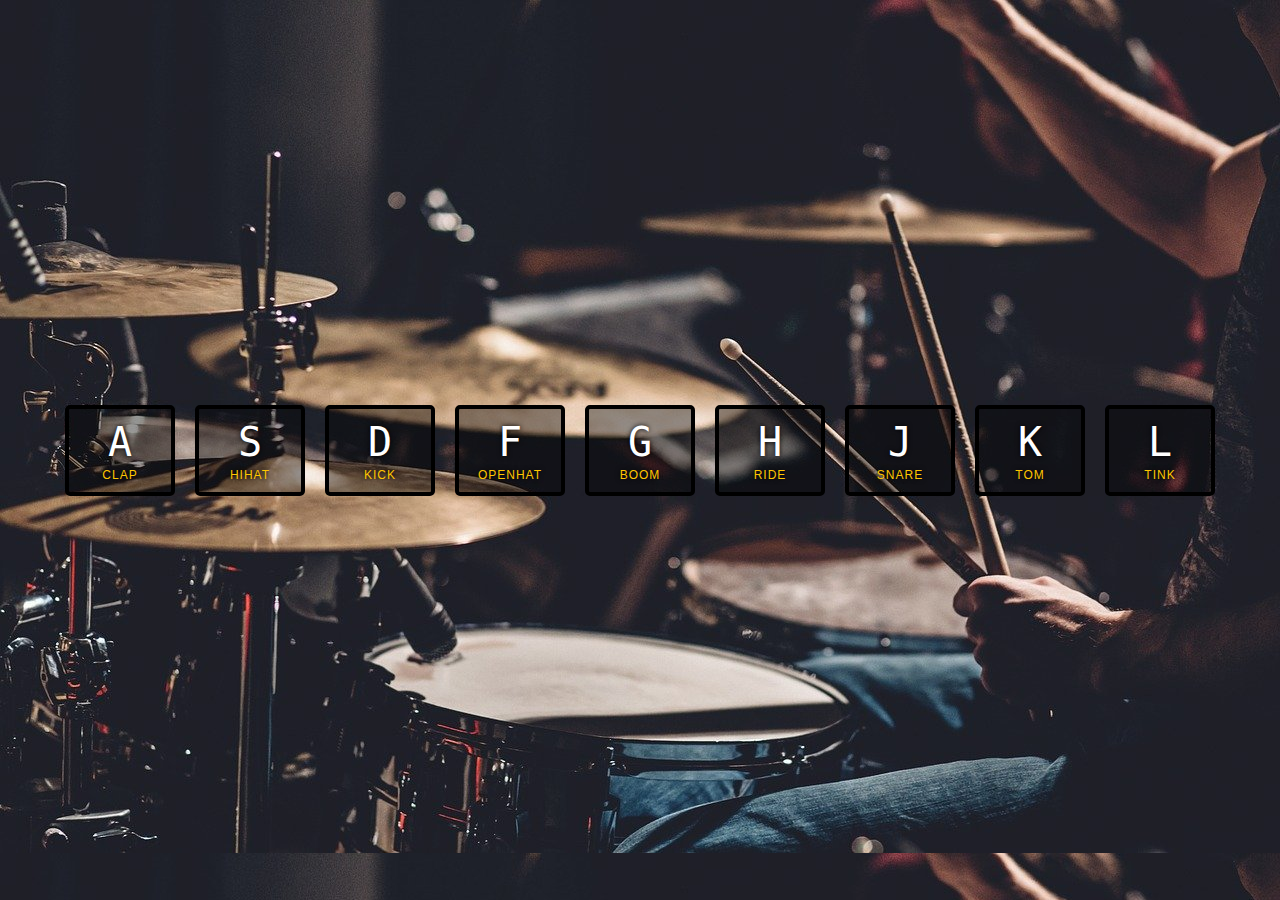
<file: 01-Drum_JS/index.html>
<!DOCTYPE html>
<html lang="en">
<head>
    <meta charset="UTF-8">
    <meta http-equiv="X-UA-Compatible" content="IE=edge">
    <meta name="viewport" content="width=device-width, initial-scale=1.0">
    <title>.: Drum JavaScript :.</title>
    <link rel="stylesheet" href="style.css">
</head>
<body>
    
   <div class="keys">

       <div data-key="65" class="key">
         <kbd>A</kbd>
         <span class="sound">CLAP</span>
        </div>

        <div data-key="83" class="key">
            <kbd>S</kbd>
            <span class="sound">HIHAT</span>
         </div>

         <div data-key="68" class="key">
            <kbd>D</kbd>
            <span class="sound">KICK</span>
         </div>

         <div data-key="70" class="key">
            <kbd>F</kbd>
            <span class="sound">OPENHAT</span>
         </div>

         <div data-key="71" class="key">
            <kbd>G</kbd>
            <span class="sound">BOOM</span>
         </div>

         <div data-key="72" class="key">
            <kbd>H</kbd>
            <span class="sound">RIDE</span>
         </div>

         <div data-key="74" class="key">
            <kbd>J</kbd>
            <span class="sound">SNARE</span>
         </div>

         <div data-key="75" class="key">
            <kbd>K</kbd>
            <span class="sound">TOM</span>
         </div>

         <div data-key="76" class="key">
            <kbd>L</kbd>
            <span class="sound">TINK</span>
      </div>
      
   </div>

   <audio data-key="65" src="sounds/clap.wav"></audio>
   <audio data-key="83" src="sounds/hihat.wav"></audio>
   <audio data-key="68" src="sounds/kick.wav"></audio>
   <audio data-key="70" src="sounds/openhat.wav"></audio>
   <audio data-key="71" src="sounds/boom.wav"></audio>
   <audio data-key="72" src="sounds/ride.wav"></audio>
   <audio data-key="74" src="sounds/snare.wav"></audio>
   <audio data-key="75" src="sounds/tom.wav"></audio>
   <audio data-key="76" src="sounds/tink.wav"></audio>


    <script src="drumScript.js"></script>
</body>
</html>
</file>
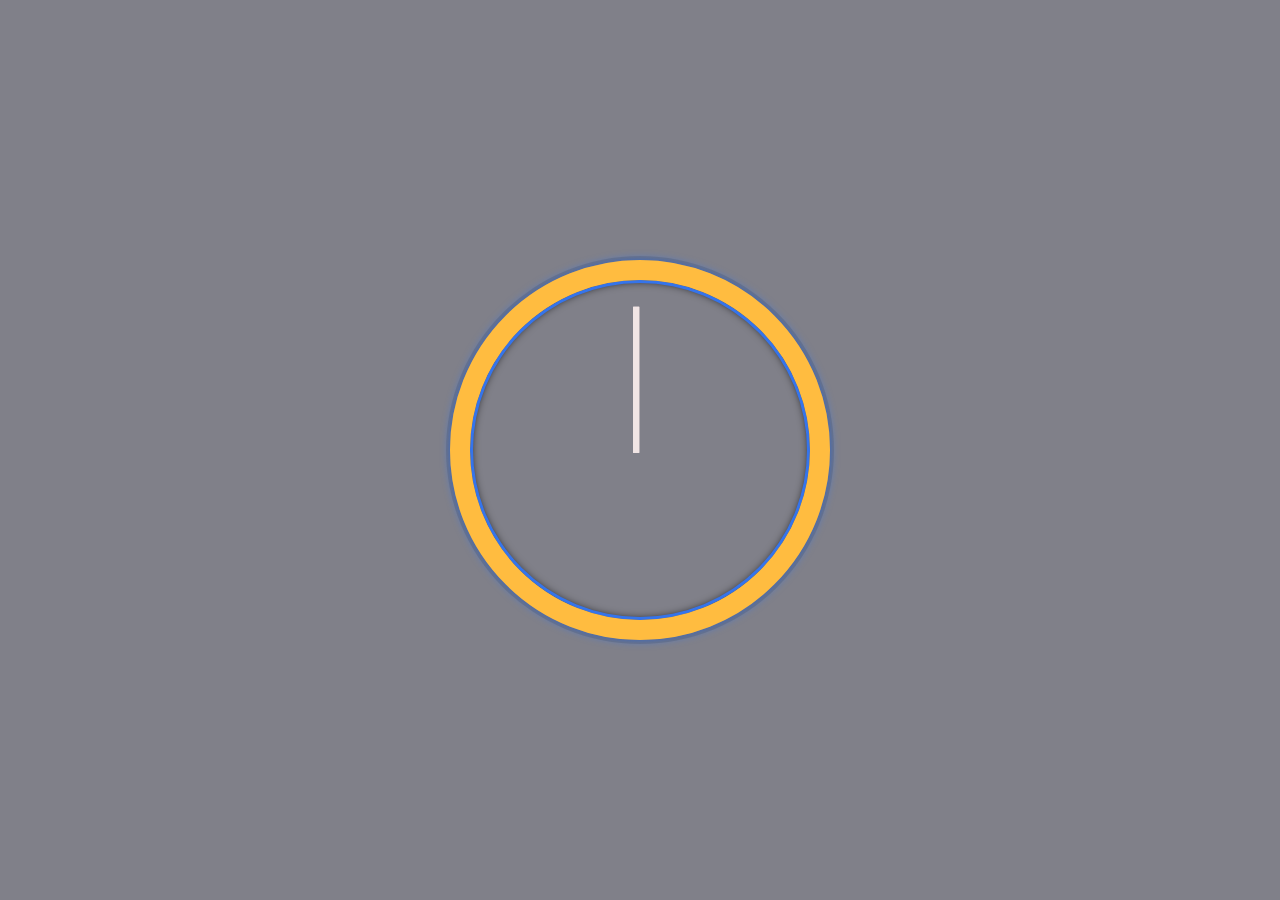
<file: 02-Clock_JS/index.html>
<!DOCTYPE html>
<html lang="en">
<head>
    <meta charset="UTF-8">
    <meta name="viewport" content="width=device-width, initial-scale=1.0">
    <title>.: Clock JS :.</title>
    <link rel="stylesheet" href="style.css" />
</head>
<body>

    <div class="clock">
      <div class="clock-face"></div>
        <div class="hand hour-hand"></div>
        <div class="hand min-hand"></div>
        <div class="hand second-hand"></div> 

    </div>
    
</body>

<script src="clock.js"></script>
</html>
</file>
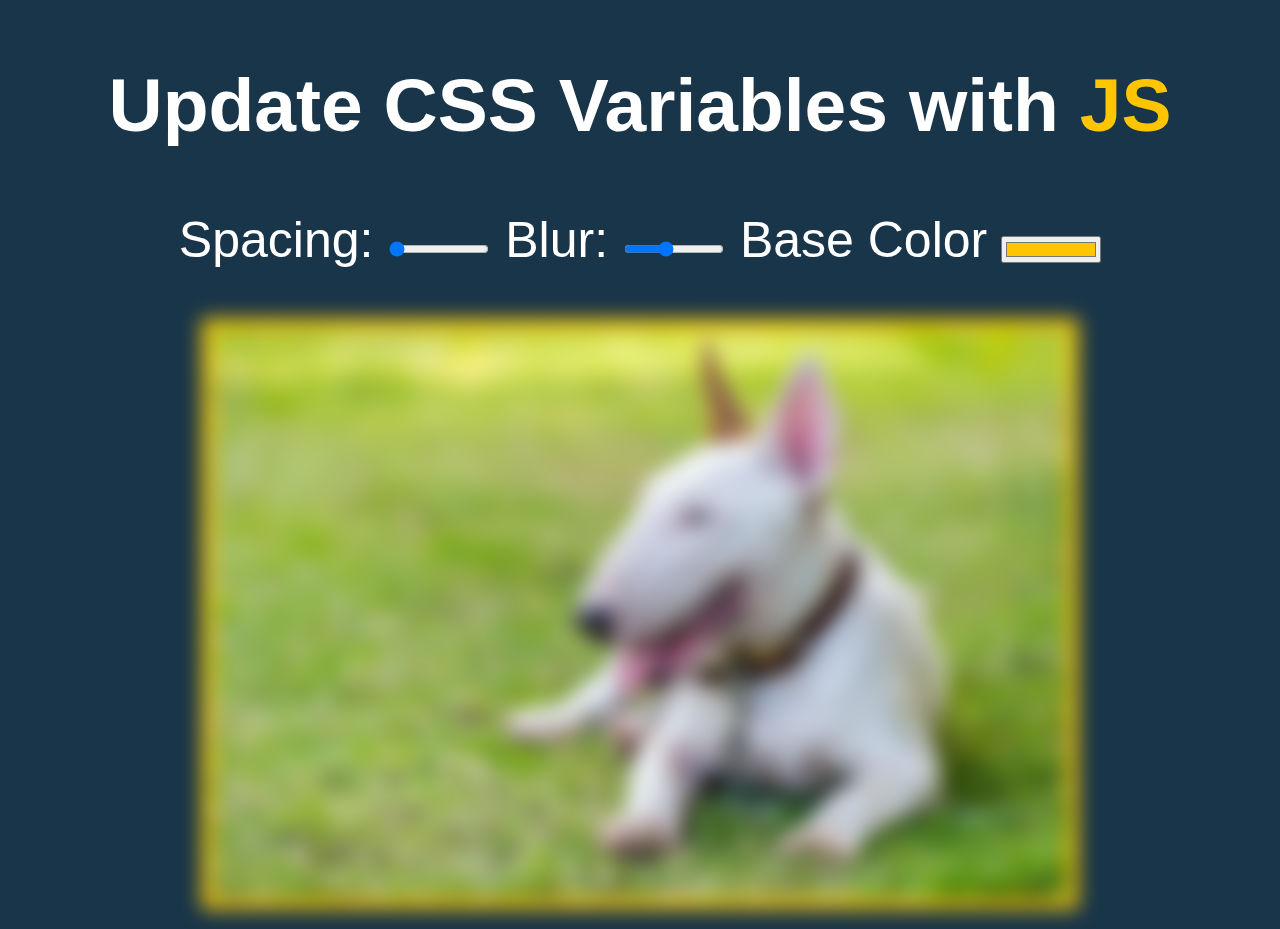
<file: 03-CSS_Variables/index.html>
<!DOCTYPE html>
<html lang="en">
<head>
    <meta charset="UTF-8">
    <title>UPDATE CSS Variables with JS</title>
    <link rel="stylesheet" href="style.css" />

</head>
<body>
    <h2>Update CSS Variables with <span class='hl'>JS</span></h2>

  <div class="controls">
    <label for="spacing">Spacing:</label>
    <input id="spacing" type="range" name="spacing" min="10" max="200" value="10" data-sizing="px">

    <label for="blur">Blur:</label>
    <input id="blur" type="range" name="blur" min="0" max="25" value="10" data-sizing="px">

    <label for="base">Base Color</label>
    <input id="base" type="color" name="base" value="#ffc600">
  </div>

     <img src="./image/bull.jpg">  
</body>


   <script src="variables.js" ></script>
</html>
</file>
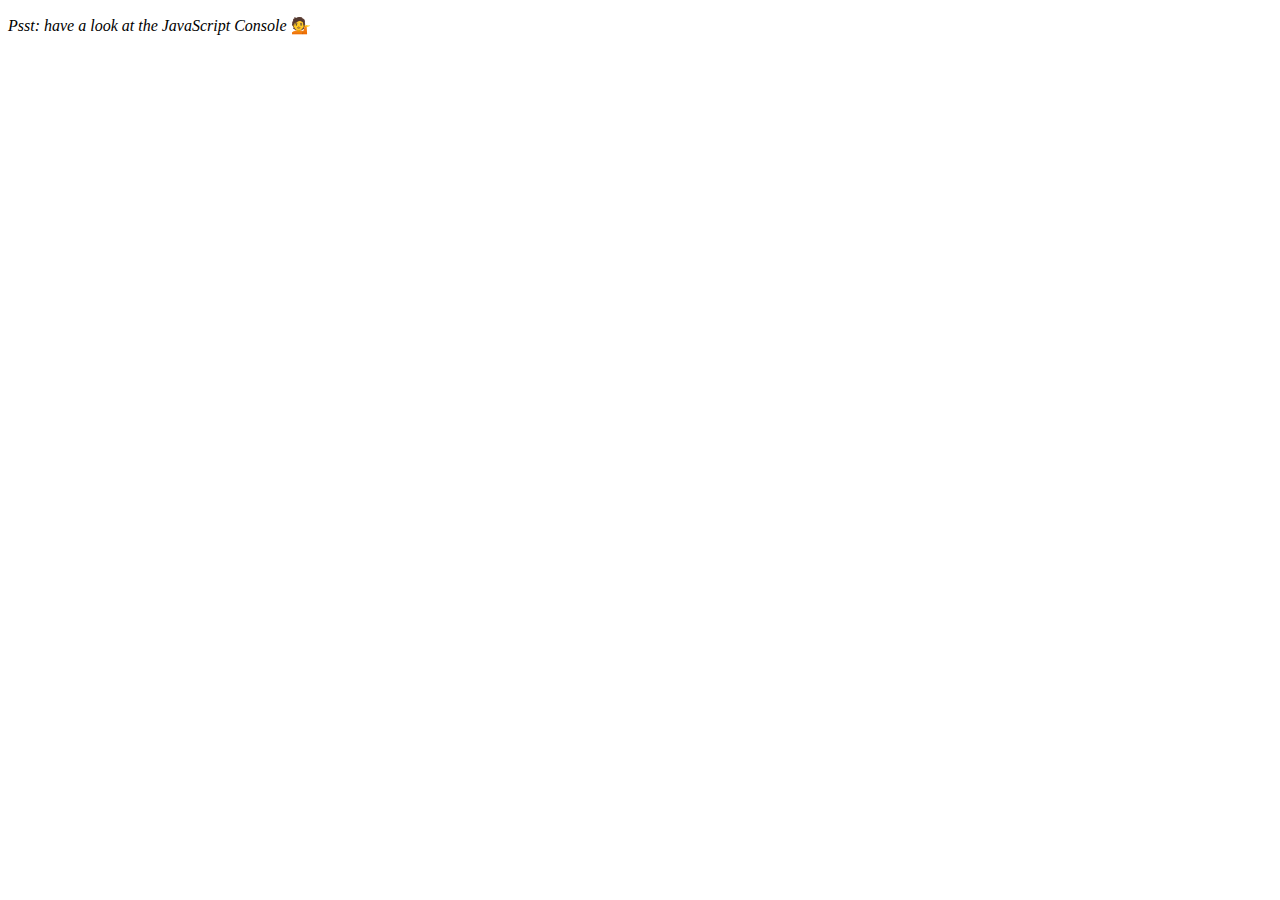
<file: 04-Array_cardio_day_1/index.html>
<!DOCTYPE html>
<html lang="en">
<head>
  <meta charset="UTF-8">
  <title>Array Cardio 💪</title>
</head>
<body>
  <p><em>Psst: have a look at the JavaScript Console</em> 💁</p>
  
  
  <script>
    // Get your shorts on - this is an array workout!
    // ## Array Cardio Day 1

    // Some data we can work with

    const inventors = [
      { first: 'Albert', last: 'Einstein', year: 1879, passed: 1955 },
      { first: 'Isaac', last: 'Newton', year: 1643, passed: 1727 },
      { first: 'Galileo', last: 'Galilei', year: 1564, passed: 1642 },
      { first: 'Marie', last: 'Curie', year: 1867, passed: 1934 },
      { first: 'Johannes', last: 'Kepler', year: 1571, passed: 1630 },
      { first: 'Nicolaus', last: 'Copernicus', year: 1473, passed: 1543 },
      { first: 'Max', last: 'Planck', year: 1858, passed: 1947 },
      { first: 'Katherine', last: 'Blodgett', year: 1898, passed: 1979 },
      { first: 'Ada', last: 'Lovelace', year: 1815, passed: 1852 },
      { first: 'Sarah E.', last: 'Goode', year: 1855, passed: 1905 },
      { first: 'Lise', last: 'Meitner', year: 1878, passed: 1968 },
      { first: 'Hanna', last: 'Hammarström', year: 1829, passed: 1909 }
    ];

    const people = [
      'Bernhard, Sandra', 'Bethea, Erin', 'Becker, Carl', 'Bentsen, Lloyd', 'Beckett, Samuel', 'Blake, William', 'Berger, Ric', 'Beddoes, Mick', 'Beethoven, Ludwig',
      'Belloc, Hilaire', 'Begin, Menachem', 'Bellow, Saul', 'Benchley, Robert', 'Blair, Robert', 'Benenson, Peter', 'Benjamin, Walter', 'Berlin, Irving',
      'Benn, Tony', 'Benson, Leana', 'Bent, Silas', 'Berle, Milton', 'Berry, Halle', 'Biko, Steve', 'Beck, Glenn', 'Bergman, Ingmar', 'Black, Elk', 'Berio, Luciano',
      'Berne, Eric', 'Berra, Yogi', 'Berry, Wendell', 'Bevan, Aneurin', 'Ben-Gurion, David', 'Bevel, Ken', 'Biden, Joseph', 'Bennington, Chester', 'Bierce, Ambrose',
      'Billings, Josh', 'Birrell, Augustine', 'Blair, Tony', 'Beecher, Henry', 'Biondo, Frank'
    ];
    
    // Array.prototype.filter()
    // 1. Filter the list of inventors for those who were born in the 1500's
    
    const dados = inventors.filter( inventor =>  (inventor.year >= 1500 & inventor.year < 1599))
     console.table(dados)

    //    const dados = inventors.filter(inventor => {
    //    if (inventor.year > 1500 && inventor.year < 1599) {
    //      return true
    //    }
    //  })

    //  console.table(dados)
    /*--------------------------------------------------------------------------*/
      

    // Array.prototype.map()
    // 2. Give us an array of the inventor first and last names
     
     const fullNames = inventors.map(inventor => `${inventor.first} ${inventor.last}`);
     console.table(fullNames);
   /*--------------------------------------------------------------------------*/


    // Array.prototype.sort()
    // 3. Sort the inventors by birthdate, oldest to youngest
     
  //  const ordered = inventors.sort(function(a, b) {
  //    if (a.year > b.year) {
  //      return 1
  //    }else {
  //      return -1
  //     }
  //    });
  //     console.table(ordered);
    
 const ordered = inventors.sort((a, b) => a.year > b.year ? 1 : -1);
 console.table(ordered);
 /*--------------------------------------------------------------------------*/


    // Array.prototype.reduce()
    // 4. How many years did all the inventors live?
  const totalYears = inventors.reduce((total, inventor) => {
    return total + (inventor.passed - inventor.year);
  }, 0);
   console.log(totalYears);

  /*--------------------------------------------------------------------------*/ 
   
    // 5. Sort the inventors by years lived
       const oldest = inventors.sort(function(a, b) {
         const lastGuy = a.passed - a.year;
         const nextGuy = b.passed - b.year;
         return lastGuy > nextGuy ? -1 : 1;
       });
       console.table(oldest);
  /*--------------------------------------------------------------------------*/
    


     
    // 6. create a list of Boulevards in Paris that contain 'de' anywhere in the name
    // https://en.wikipedia.org/wiki/Category:Boulevards_in_Paris
        const category = document.querySelector('mw-category');
        const links = Array.from(category.querySelectorAll('a'));
        const de = links
                   .map(link => link.textContent)
                   .filter(streetName => streetName.includes('de'));
    

/*--------------------------------------------------------------------------*/


    // 7. sort Exercise
    // Sort the people alphabetically by last name
    const alpha = people.sort((lastOne, nextOne) => {
      const [aLast, aFirst] = lastOne.split(', ');
      const [bLast, bFirst] = nextOne.split(', ');
      return aLast > bLast ? 1 : -1;
    });
    console.log(alpha);

  
   
 /*

    // 8. Reduce Exercise
    // Sum up the instances of each of these
    const data = ['car', 'car', 'truck', 'truck', 'bike', 'walk', 'car', 'van', 'bike', 'walk', 'car', 'van', 'car', 'truck', 'pogostick'];

    const transportation = data.reduce(function(obj, item) {
      if (!obj[item]) {
        obj[item] = 0;
      }
      obj[item]++;
      return obj;
    }, {});

    console.log(transportation);   
    */

  </script>
</body>
</html>
</file>
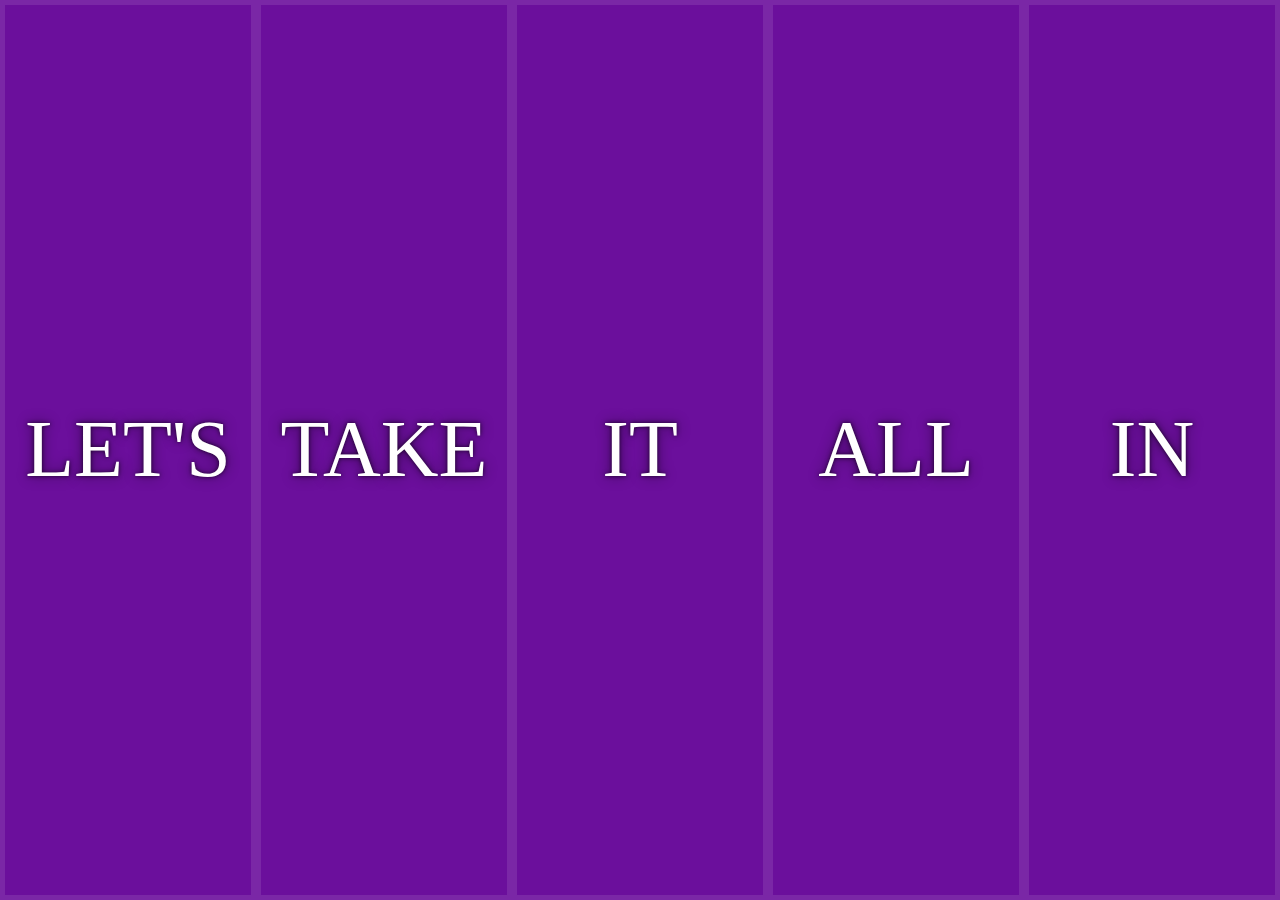
<file: 05_Flex_Panel_Galery/index.html>
<!DOCTYPE html>
<html lang="en">

<head>
  <meta charset="UTF-8">

  <title>Document</title>
  <link rel="stylesheet" href="style.css"/>
</head>

<body>
  <div class="panels">
    <div class="panel panel1">
      <p>Hey</p>
      <p>Let's</p>
      <p>Dance</p>
    </div>
    <div class="panel panel2">
      <p>Give</p>
      <p>Take</p>
      <p>Receive</p>
    </div>
    <div class="panel panel3">
      <p>Experience</p>
      <p>It</p>
      <p>Today</p>
    </div>
    <div class="panel panel4">
      <p>Give</p>
      <p>All</p>
      <p>You can</p>
    </div>
    <div class="panel panel5">
      <p>Life</p>
      <p>In</p>
      <p>Motion</p>
    </div>
  </div>

  <script src="script.js"></script>
</body>

</html>
</file>
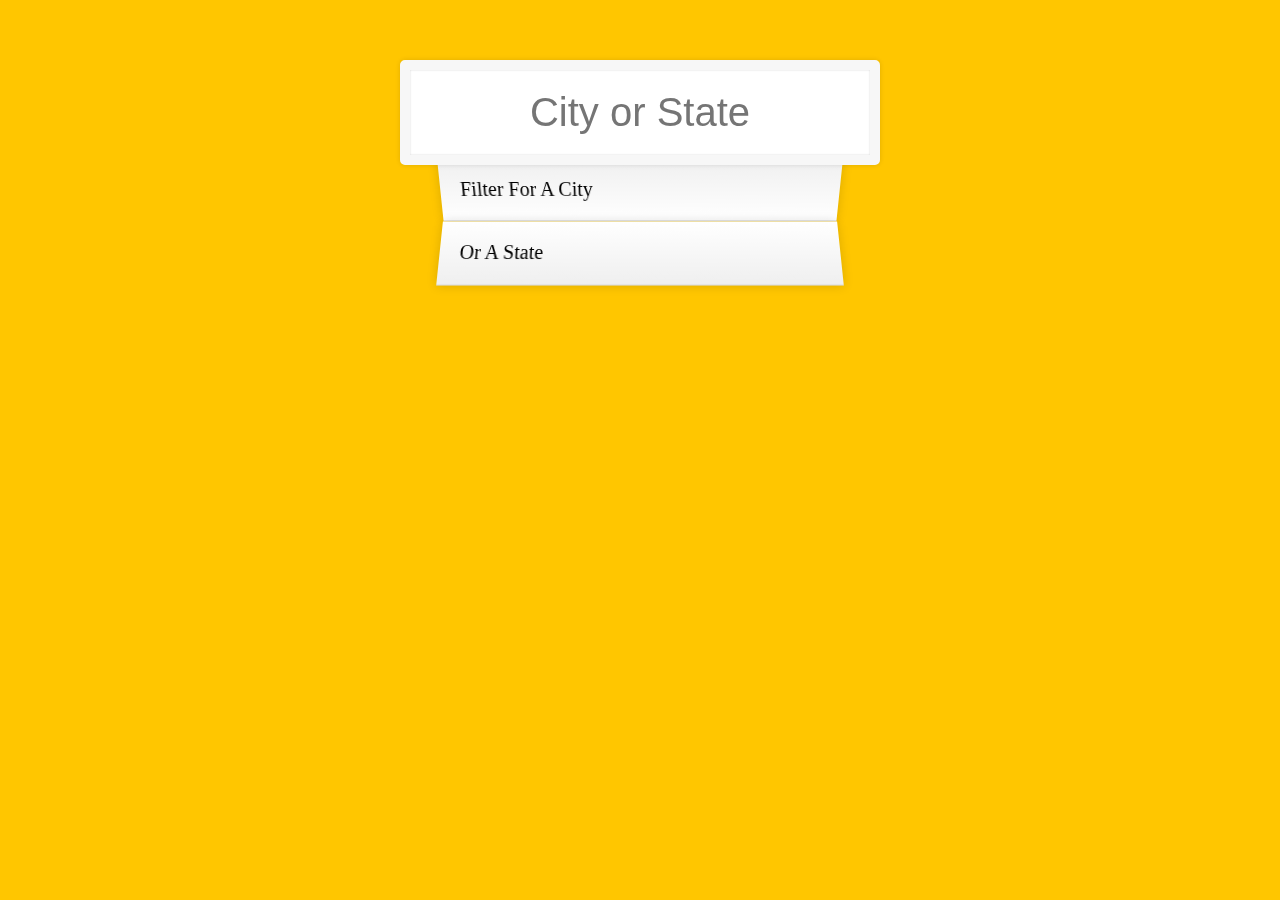
<file: 06-Ajax_type_ahead/index.html>
<!DOCTYPE html>
<html lang="en">
<head>
    <meta charset="UTF-8">
    <title>Type Ahead </title>
    <link rel="stylesheet" href="style.css">
</head>
<body>
    <form class="search-form">
        <input type="text" class="search" placeholder="City or State">
        <ul class="suggestions">
          <li>Filter for a city</li>
          <li>or a state</li>
        </ul>
      </form>

      <script src="script.js"></script>
    
</body>
</html>
</file>
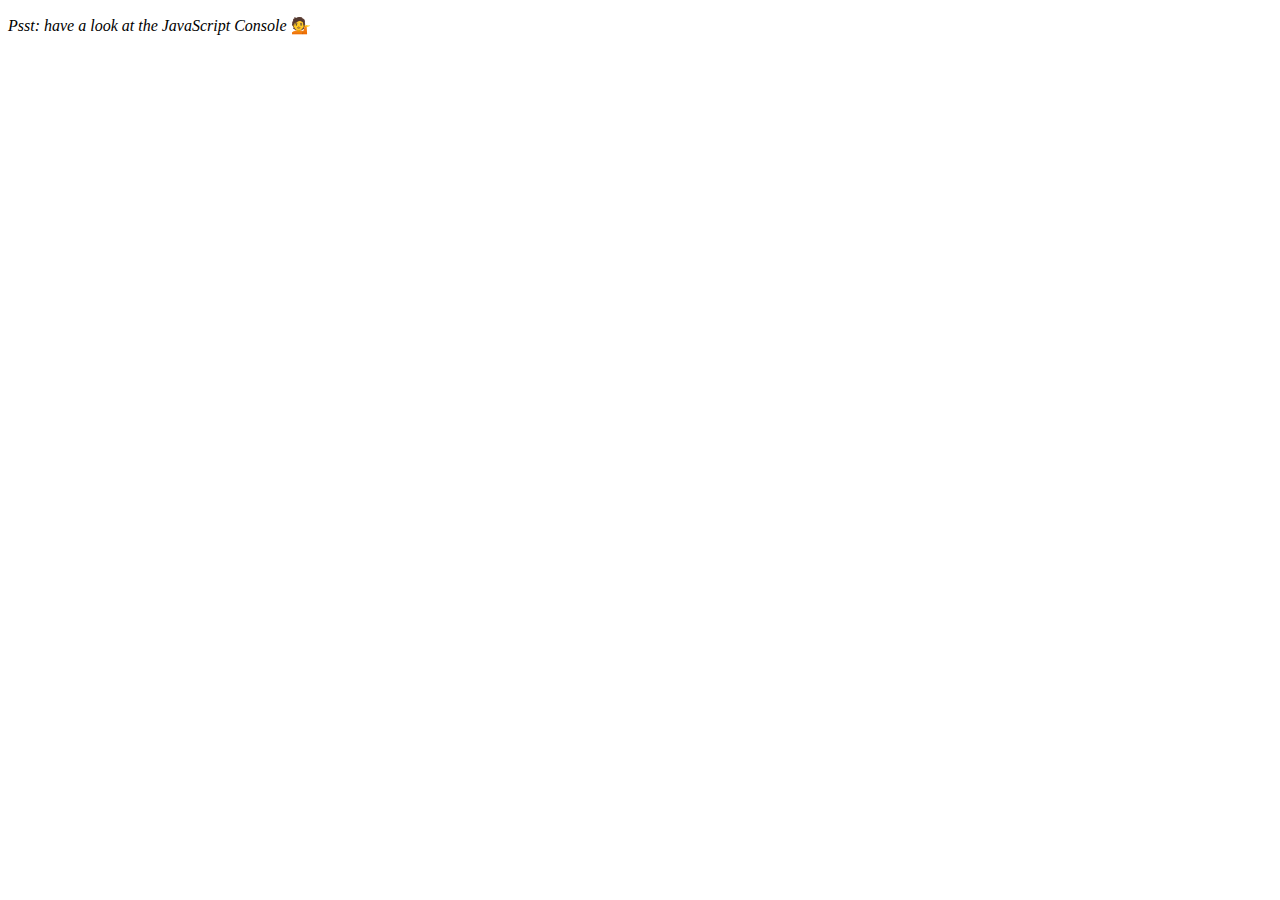
<file: 07-Array-Cardio-2/index.html>
<!DOCTYPE html>
<html lang="en">
<head>
    <meta charset="UTF-8">
    
    <title>Array Cardio 2</title>
   
<body>
    <p><em>Psst: have a look at the JavaScript Console</em> 💁</p>
   <script src="script.js"></script>
</body>
</html>
</file>
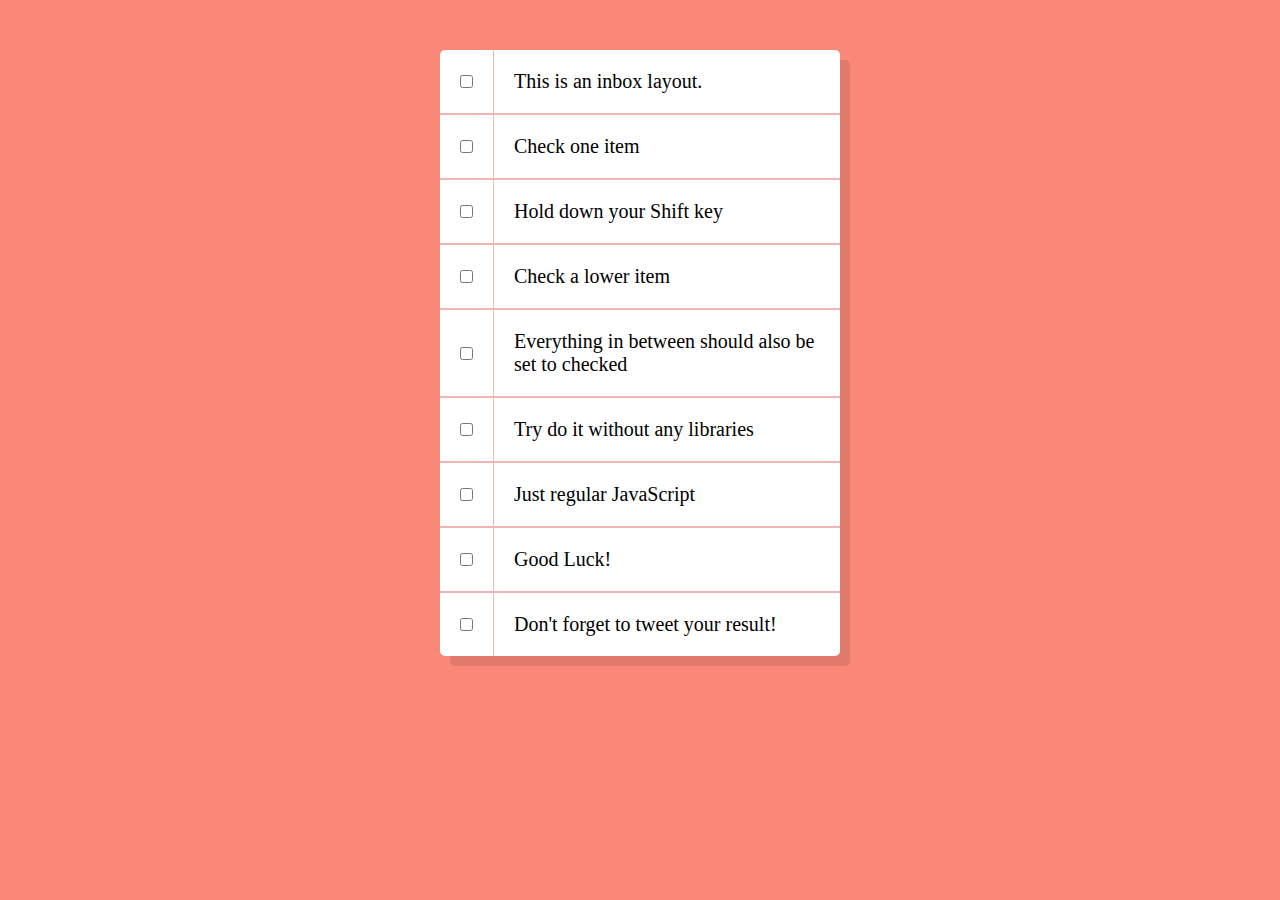
<file: 10-Multiple_Checkboxes/index.html>
<!DOCTYPE html>
<html lang="en">
<head>
    <meta charset="UTF-8">
    <meta http-equiv="X-UA-Compatible" content="IE=edge">
    <meta name="viewport" content="width=device-width, initial-scale=1.0">
    <title>Multiples Chackboxes</title>
    <link rel="stylesheet" href="style.css">
</head>
<body>

    <div class="inbox">
        <div class="item">
            <input type="checkbox">
            <p>This is an inbox layout.</p>
        </div>
        <div class="item">
            <input type="checkbox">
            <p>Check one item</p>
        </div>
        <div class="item">
            <input type="checkbox">
            <p>Hold down your Shift key</p>
        </div>
        <div class="item">
            <input type="checkbox">
            <p>Check a lower item</p>
        </div>
        <div class="item">
            <input type="checkbox">
            <p>Everything in between should also be set to checked</p>
        </div>
        <div class="item">
            <input type="checkbox">
            <p>Try do it without any libraries</p>
        </div>
        <div class="item">
            <input type="checkbox">
            <p>Just regular JavaScript</p>
        </div>
        <div class="item">
            <input type="checkbox">
            <p>Good Luck!</p>
        </div>
        <div class="item">
            <input type="checkbox">
            <p>Don't forget to tweet your result!</p>
        </div>
    </div>

    <script src="script.js"></script>
    
</body>
</html>
</file>
<file: 01-Drum_JS/style.css>
html {
    background: url('./image/drums.jpg');
    font-size: 10px;
 }

body,html {
    margin: 0;
    padding: 0;
    font-family: sans-serif;
  }

  .keys {
    display: flex;
    flex: 1;
    min-height: 100vh;
    align-items: center;
    justify-content: center;
  }

  .key {
    border: .4rem solid black;
    border-radius: .5rem;
    margin: 1rem;
    font-size: 1.5rem;
    padding: 1rem .1rem;
    transition: all .10s ease;
    width: 10rem;
    text-align: center;
    color: white;
    background: rgba(0,0,0,0.4);
    text-shadow: 0 0 .5rem black;
  }

  .playing {
    transform: scale(1.1);
    border-color: #ffc600;
    box-shadow: 0 0 1rem #ffc600;
  }
  
  kbd {
    display: block;
    font-size: 4rem;
  }
  
  .sound {
    font-size: 1.2rem;
    text-transform: uppercase;
    letter-spacing: .1rem;
    color: #ffc600;
  }
</file>
<file: 02-Clock_JS/style.css>
html {
  background: #808089;
  text-align: center;
  font-size: 10px;
}

body {
    margin: 0;
    font-size: 2rem;
    display: flex;
    flex: 1;
    min-height: 100vh;
    align-items: center;
  }

  .clock {
    width: 30rem;
    height: 30rem;
    border: 20px solid #ffbc40;
    border-radius: 50%;
    margin: 52px auto;
    position: relative;
    padding: 2rem;
    box-shadow:
      0 0 0 4px rgba(0,0,0,0.1),
      inset 0 0 0 3px #3574eb,
      inset 0 0 10px black,
      0 0 10px #3574eb;
  }

  .clock-face {
    position: relative;
    width: 100%;
    height: 100%;
    transform: translateY(-3px); /* account for the height of the clock hands */
  }


   /*ponteiro*/
  .hand {  
    width: 43%;     /*controla a posicao do ponteiro*/ 
    height: 6px;
    background: rgb(241, 229, 229);
    position: absolute;
    top: 50%;      /*controla a posicao do ponteiro*/ 
    transform-origin: 100%;  /*centraliza o ponteiro*/
    transform: rotate(90deg); /*o ponteiro comeca em 90 graus*/
    transition: all 0.05s;
    transition-timing-function: cubic-bezier(0.1, 2.7, 0.58, 1);
  }
</file>
<file: 03-CSS_Variables/style.css>
:root {
    --base: #ffc600;
    --spacing: 10px;
    --blur: 10px;
  }

  img {
    padding: var(--spacing);
    background: var(--base);
    filter: blur(var(--blur));
  }

  .hl {
    color: var(--base);
  }

  /*
    misc styles, nothing to do with CSS variables
  */

  body {
    text-align: center;
    background: #193549;
    color: white;
    font-family: 'helvetica neue', sans-serif;
    font-weight: 100;
    font-size: 50px;
  }

  .controls {
    margin-bottom: 50px;
  }

  input {
    width: 100px;
  }
</file>
<file: 05_Flex_Panel_Galery/style.css>
html {
    box-sizing: border-box;
    font-family: 'helvetica neue';
    font-size: 20px;
    font-weight: 200;
  }
  
  body {
    margin: 0;
  }
  
  *, *:before, *:after {
    box-sizing: inherit;
  }

  .panels {
    min-height: 100vh;
    overflow: hidden;
    display: flex;
  }

  .panel {
    background: #6B0F9C;
    box-shadow: inset 0 0 0 5px rgba(255,255,255,0.1);
    color: white;
    text-align: center;
    align-items: center;
    /* Safari transitionend event.propertyName === flex */
    /* Chrome + FF transitionend event.propertyName === flex-grow */
    transition:
      font-size 0.7s cubic-bezier(0.61,-0.19, 0.7,-0.11),
      flex 0.7s cubic-bezier(0.61,-0.19, 0.7,-0.11),
      background 0.2s;
    font-size: 20px;
    background-size: cover;
    background-position: center;
    flex: 1;
    justify-content: center;
    display: flex;
    flex-direction: column;
  }

  .panel1 { background-image:url(https://source.unsplash.com/gYl-UtwNg_I/1500x1500); }
  .panel2 { background-image:url(https://source.unsplash.com/rFKUFzjPYiQ/1500x1500); }
  .panel3 { background-image:url(https://images.unsplash.com/photo-1465188162913-8fb5709d6d57?ixlib=rb-0.3.5&q=80&fm=jpg&crop=faces&cs=tinysrgb&w=1500&h=1500&fit=crop&s=967e8a713a4e395260793fc8c802901d); }
  .panel4 { background-image:url(https://source.unsplash.com/ITjiVXcwVng/1500x1500); }
  .panel5 { background-image:url(https://source.unsplash.com/3MNzGlQM7qs/1500x1500); }

  /* Flex Items */
  .panel > * {
    margin: 0;
    width: 100%;
    transition: transform 0.5s;
    flex: 1 0 auto;
    display: flex;
    justify-content: center;
    align-items: center;
  }

  .panel > *:first-child { transform: translateY(-100%); }
  .panel.open-active > *:first-child { transform: translateY(0); }
  .panel > *:last-child { transform: translateY(100%); }
  .panel.open-active > *:last-child { transform: translateY(0); }

  .panel p {
    text-transform: uppercase;
    font-family: 'Amatic SC', cursive;
    text-shadow: 0 0 4px rgba(0, 0, 0, 0.72), 0 0 14px rgba(0, 0, 0, 0.45);
    font-size: 2em;
  }
  
  .panel p:nth-child(2) {
    font-size: 4em;
  }

  .panel.open {
    flex: 5;
    font-size: 40px;
  }
  
  @media only screen and (max-width: 600px) {
    .panel p {
      font-size: 1em;
    }
  }
</file>
<file: 06-Ajax_type_ahead/style.css>
html {
    box-sizing: border-box;
    background: #ffc600;
    font-family: 'helvetica neue';
    font-size: 20px;
    font-weight: 200;
  }
  
  *, *:before, *:after {
    box-sizing: inherit;
  }
  
  input {
    width: 100%;
    padding: 20px;
  }
  
  .search-form {
    max-width: 400px;
    margin: 50px auto;
  }
  
  input.search {
    margin: 0;
    text-align: center;
    outline: 0;
    border: 10px solid #F7F7F7;
    width: 120%;
    left: -10%;
    position: relative;
    top: 10px;
    z-index: 2;
    border-radius: 5px;
    font-size: 40px;
    box-shadow: 0 0 5px rgba(0, 0, 0, 0.12), inset 0 0 2px rgba(0, 0, 0, 0.19);
  }
  
  .suggestions {
    margin: 0;
    padding: 0;
    position: relative;
    /*perspective: 20px;*/
  }
  
  .suggestions li {
    background: white;
    list-style: none;
    border-bottom: 1px solid #D8D8D8;
    box-shadow: 0 0 10px rgba(0, 0, 0, 0.14);
    margin: 0;
    padding: 20px;
    transition: background 0.2s;
    display: flex;
    justify-content: space-between;
    text-transform: capitalize;
  }
  
  .suggestions li:nth-child(even) {
    transform: perspective(100px) rotateX(3deg) translateY(2px) scale(1.001);
    background: linear-gradient(to bottom,  #ffffff 0%,#EFEFEF 100%);
  }
  
  .suggestions li:nth-child(odd) {
    transform: perspective(100px) rotateX(-3deg) translateY(3px);
    background: linear-gradient(to top,  #ffffff 0%,#EFEFEF 100%);
  }
  
  span.population {
    font-size: 15px;
  }
  
  .hl {
    background: #ffc600;
  }
</file>
<file: 10-Multiple_Checkboxes/style.css>
html {
    font-family: sans-serif;
    background: #fa8879;
  }

  .inbox {
    max-width: 400px;
    margin: 50px auto;
    background: white;
    border-radius: 5px;
    box-shadow: 10px 10px 0 rgba(0,0,0,0.1);
  }

  .item {
    display: flex;
    align-items: center;
    border-bottom: 2px solid rgb(243, 180, 180);
  }

  .item:last-child {
    border-bottom: 0;
  }

  input:checked + p {
    background: #f9f9f9;
    text-decoration: line-through;
  }

  input[type="checkbox"] {
    margin: 20px;
  }

  p {
    margin: 0;
    padding: 20px;
    transition: background 0.2s;
    flex: 1;
    font-family: 'helvetica neue';
    font-size: 20px;
    font-weight: 200;
    border-left: 1px solid rgb(243, 180, 180);
  }
</file>
